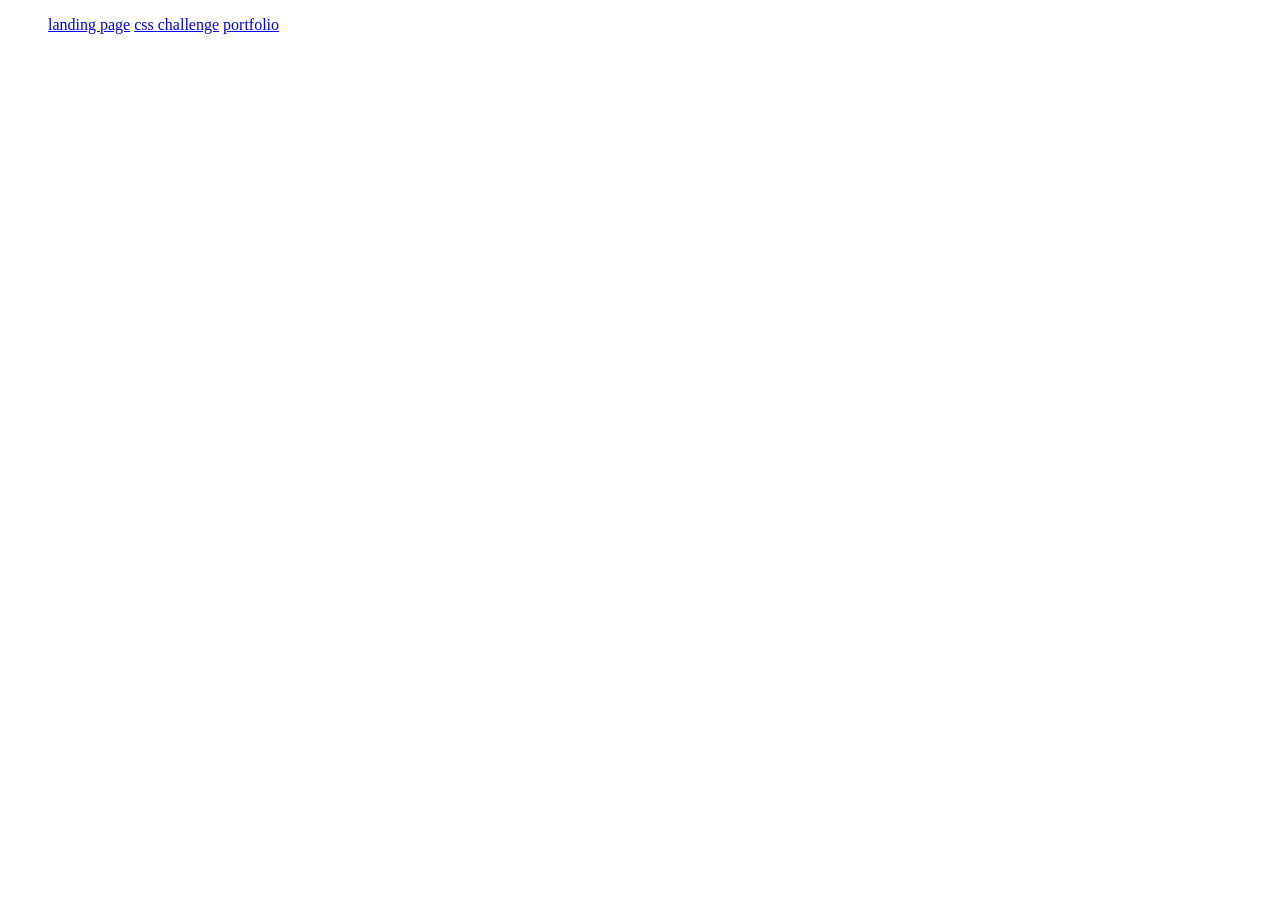
<file: index.html>
<!DOCTYPE html>
<html lang="en">
<head>
    <meta charset="UTF-8">
    <meta name="viewport" content="width=device-width, initial-scale=1.0">
    <title>week 1 project</title>
</head>
<body>
    <ul>
        <a href="Cozy Corner Bookstore/index.html">landing page</a>
        <a href="CSS-Challenges merge/index.html">css challenge</a>
        <a href="portfolio. website/index.html">portfolio</a>
    </ul>
</body>
</html>
</file>
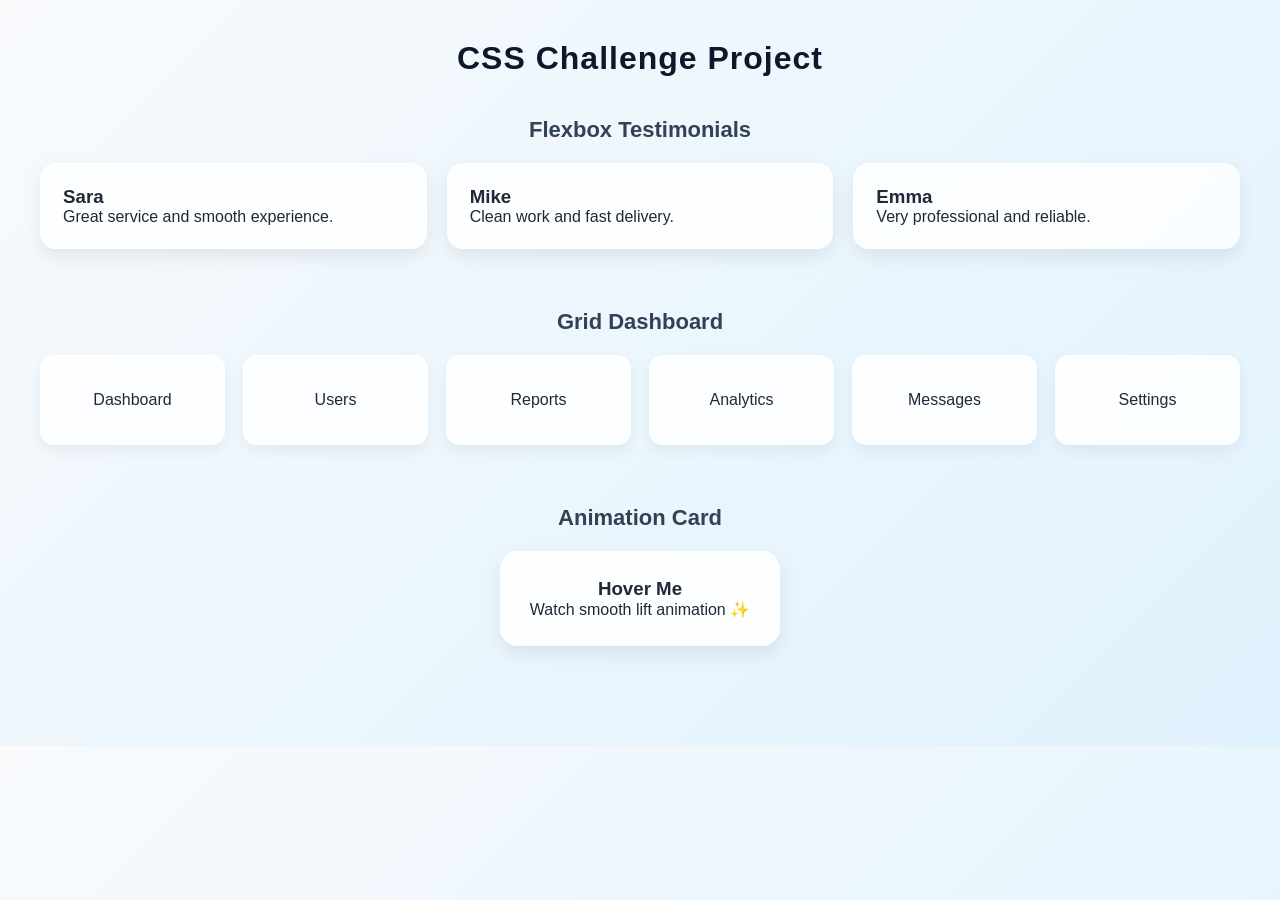
<file: CSS-Challenges merge/index.html>
<!DOCTYPE html>
<html lang="en">
<head>
  <meta charset="UTF-8">
  <meta name="viewport" content="width=device-width, initial-scale=1.0">
  <title>CSS Challenge Project</title>
  <link rel="stylesheet" href="style.css">
</head>
<body>

<h1 class="main-title">CSS Challenge Project</h1>

<!-- 1. FLEXBOX SECTION -->
<section class="section">
  <h2>Flexbox Testimonials</h2>

  <div class="flex-container">

    <div class="card">
      <h3>Sara</h3>
      <p>Great service and smooth experience.</p>
    </div>

    <div class="card">
      <h3>Mike</h3>
      <p>Clean work and fast delivery.</p>
    </div>

    <div class="card">
      <h3>Emma</h3>
      <p>Very professional and reliable.</p>
    </div>

  </div>
</section>

<!-- 2. GRID SECTION -->
<section class="section">
  <h2>Grid Dashboard</h2>

  <div class="grid-container">
    <div class="grid-item">Dashboard</div>
    <div class="grid-item">Users</div>
    <div class="grid-item">Reports</div>
    <div class="grid-item">Analytics</div>
    <div class="grid-item">Messages</div>
    <div class="grid-item">Settings</div>
  </div>
</section>

<!-- 3. ANIMATION SECTION -->
<section class="section">
  <h2>Animation Card</h2>

  <div class="anim-card">
    <h3>Hover Me</h3>
    <p>Watch smooth lift animation ✨</p>
  </div>
</section>

</body>
</html>
</file>
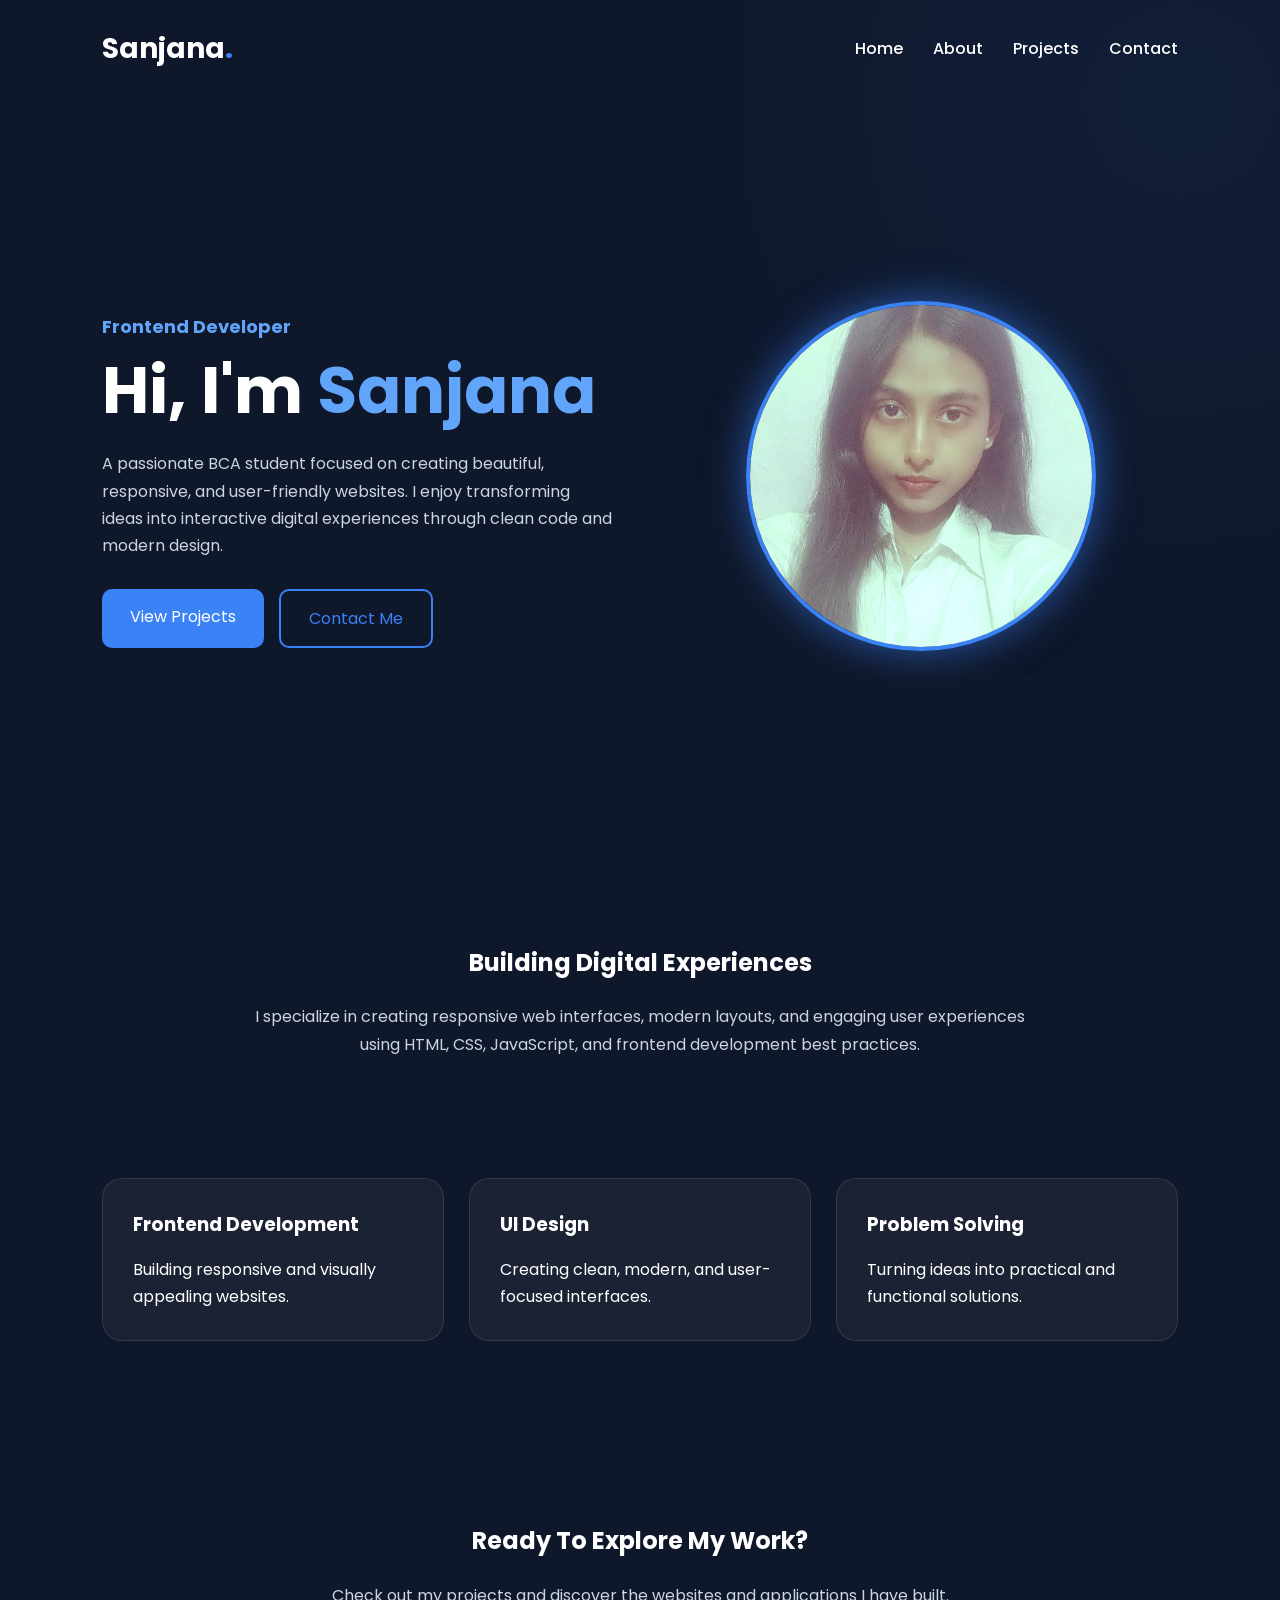
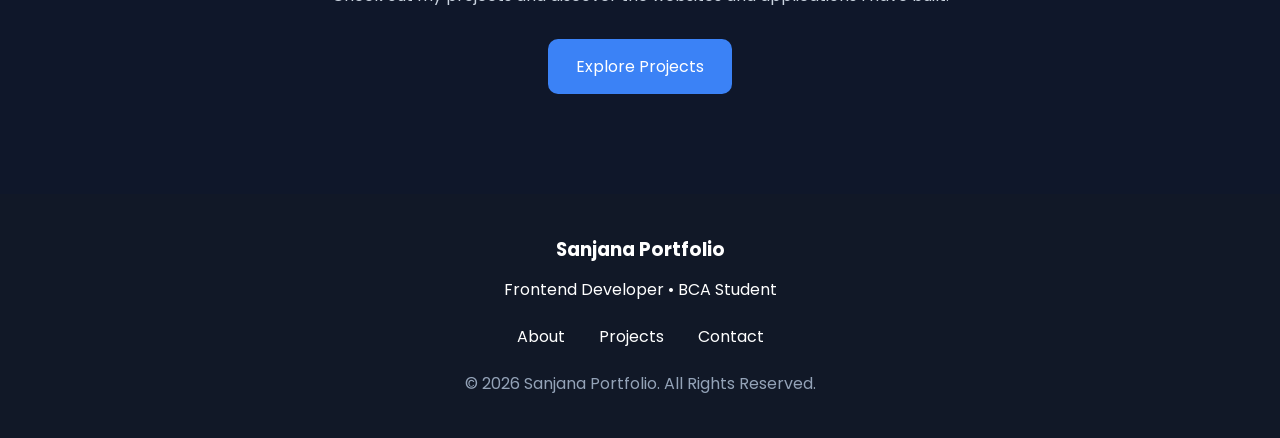
<file: portfolio. website/index.html>
<!DOCTYPE html>
<html lang="en">

<head>
    <meta charset="UTF-8">
    <meta name="viewport" content="width=device-width, initial-scale=1.0">
    <title>Sanjana | Frontend Developer</title>

    <link rel="stylesheet" href="style.css">

    <link href="https://fonts.googleapis.com/css2?family=Poppins:wght@300;400;500;600;700&display=swap" rel="stylesheet">
</head>

<body>

    <!-- Background Glow -->
    <div class="bg-glow"></div>

    <!-- Header -->

    <header>

        <nav class="navbar">

            <div class="logo">
                Sanjana<span>.</span>
            </div>

            <ul class="nav-links">

                <li><a href="index.html">Home</a></li>

                <li><a href="about.html">About</a></li>

                <li><a href="projects.html">Projects</a></li>

                <li><a href="contact.html">Contact</a></li>

            </ul>

        </nav>

    </header>

    <!-- Hero Section -->

    <main>

        <section class="hero">

            <div class="hero-text">

                <h4>Frontend Developer</h4>

                <h1>
                    Hi, I'm <span>Sanjana</span>
                </h1>

                <p>
                    A passionate BCA student focused on creating
                    beautiful, responsive, and user-friendly websites.
                    I enjoy transforming ideas into interactive digital
                    experiences through clean code and modern design.
                </p>

                <div class="hero-buttons">

                    <a href="projects.html" class="btn">
                        View Projects
                    </a>

                    <a href="contact.html" class="btn-outline">
                        Contact Me
                    </a>

                </div>

            </div>

            <div class="hero-image">

                <div class="image-card">

                    <img src="assets/profile.png"
                        alt="Sanjana Profile">

                </div>

            </div>

        </section>

        <!-- Quick Intro -->

        <section class="intro">

            <h2>Building Digital Experiences</h2>

            <p>
                I specialize in creating responsive web interfaces,
                modern layouts, and engaging user experiences using
                HTML, CSS, JavaScript, and frontend development
                best practices.
            </p>

        </section>

        <!-- Highlights -->

        <section class="highlights">

            <div class="highlight-card">

                <h3>Frontend Development</h3>

                <p>
                    Building responsive and visually appealing websites.
                </p>

            </div>

            <div class="highlight-card">

                <h3>UI Design</h3>

                <p>
                    Creating clean, modern, and user-focused interfaces.
                </p>

            </div>

            <div class="highlight-card">

                <h3>Problem Solving</h3>

                <p>
                    Turning ideas into practical and functional solutions.
                </p>

            </div>

        </section>

        <!-- CTA -->

        <section class="cta">

            <h2>
                Ready To Explore My Work?
            </h2>

            <p>
                Check out my projects and discover the websites and
                applications I have built.
            </p>

            <a href="projects.html" class="btn">
                Explore Projects
            </a>

        </section>

    </main>

    <!-- Footer -->

    <footer>

        <div class="footer-content">

            <h3>Sanjana Portfolio</h3>

            <p>
                Frontend Developer • BCA Student
            </p>

            <div class="footer-links">

                <a href="about.html">About</a>

                <a href="projects.html">Projects</a>

                <a href="contact.html">Contact</a>

            </div>

            <p class="copyright">

                © 2026 Sanjana Portfolio.
                All Rights Reserved.

            </p>

        </div>

    </footer>

</body>

</html>
</file>
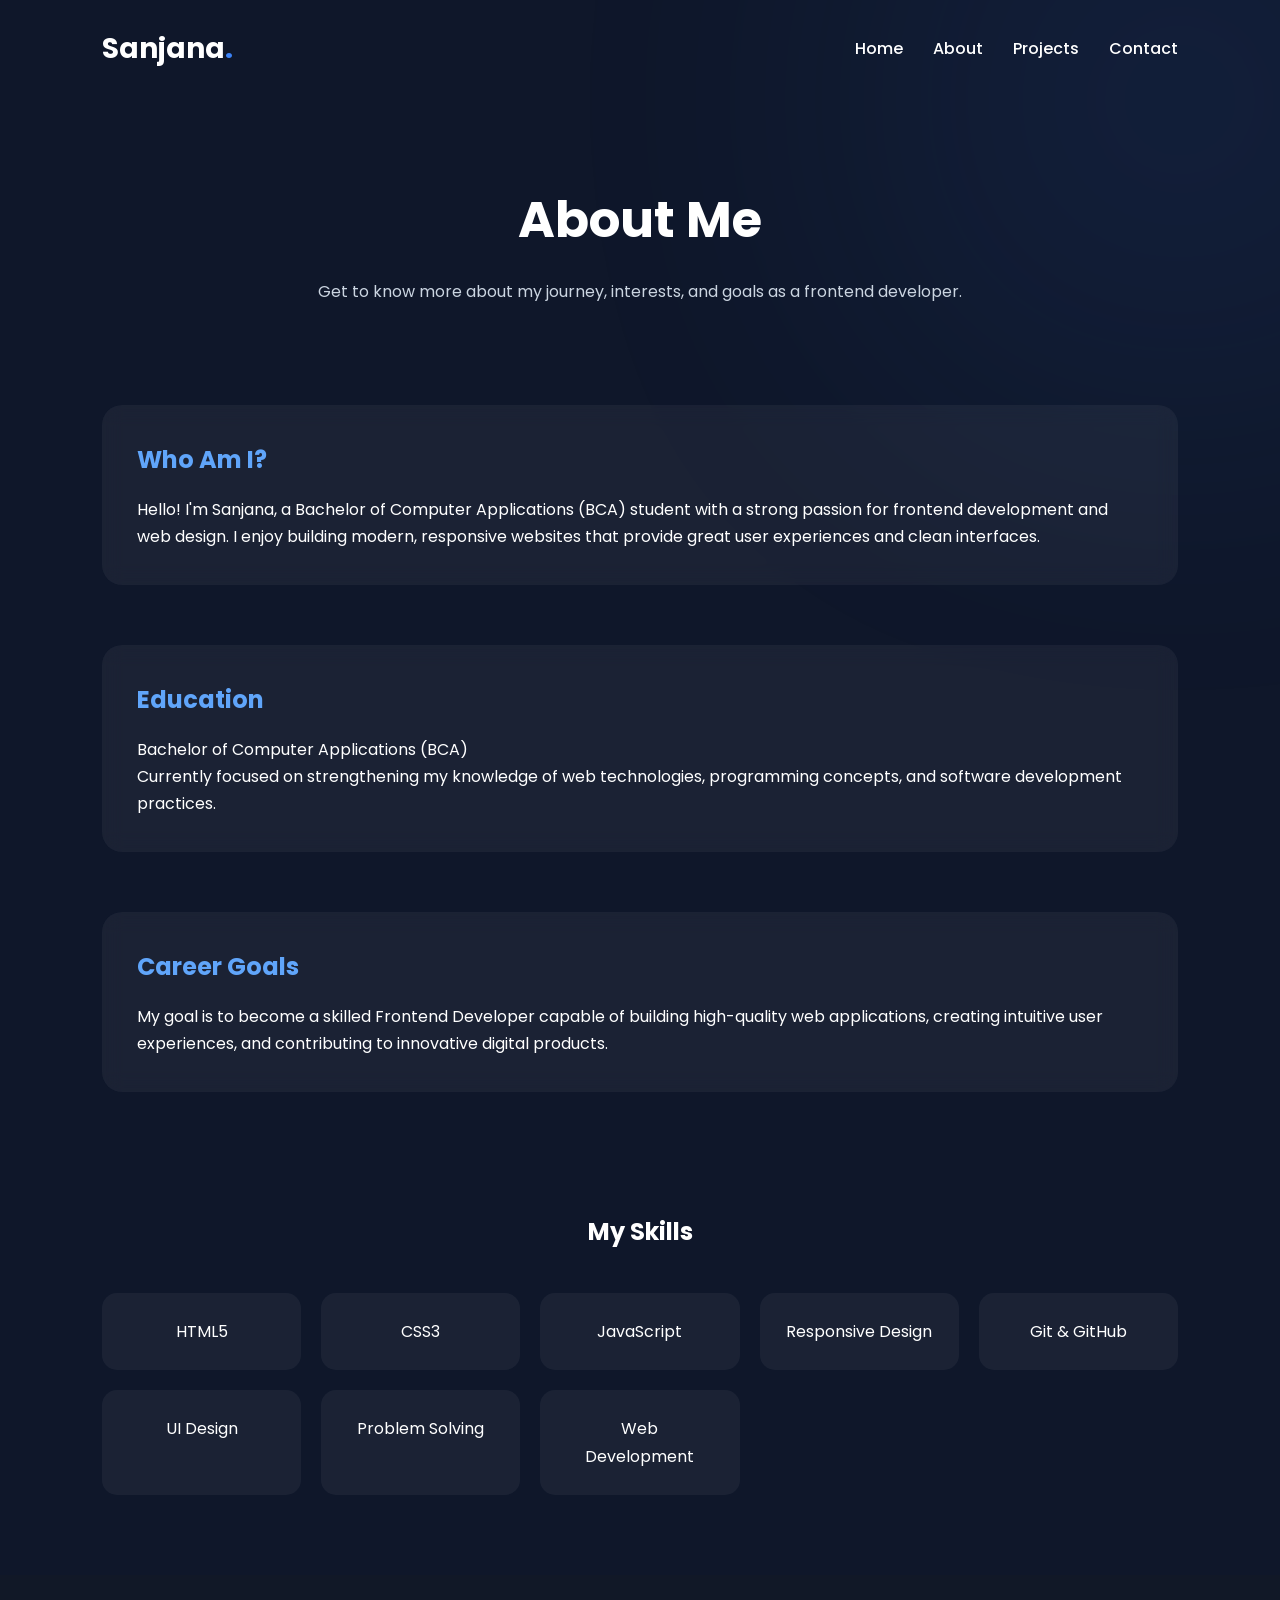
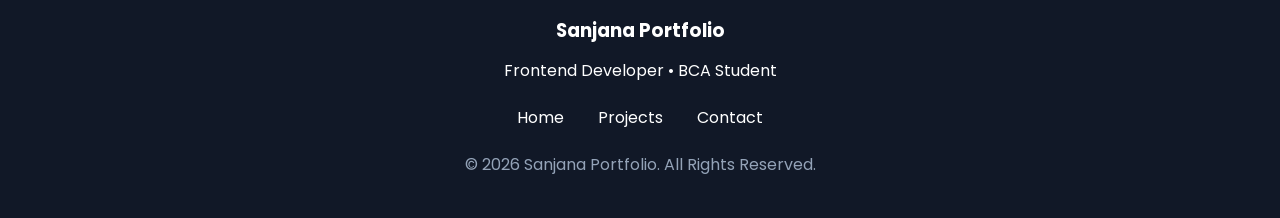
<file: portfolio. website/about.html>
<!DOCTYPE html>
<html lang="en">

<head>

    <meta charset="UTF-8">
    <meta name="viewport" content="width=device-width, initial-scale=1.0">

    <title>About | Sanjana Portfolio</title>

    <link rel="stylesheet" href="style.css">

    <link href="https://fonts.googleapis.com/css2?family=Poppins:wght@300;400;500;600;700&display=swap" rel="stylesheet">

</head>

<body>

    <div class="bg-glow"></div>

    <!-- Header -->

    <header>

        <nav class="navbar">

            <div class="logo">
                Sanjana<span>.</span>
            </div>

            <ul class="nav-links">

                <li><a href="index.html">Home</a></li>

                <li><a href="about.html">About</a></li>

                <li><a href="projects.html">Projects</a></li>

                <li><a href="contact.html">Contact</a></li>

            </ul>

        </nav>

    </header>

    <!-- About Section -->

    <main>

        <section class="page-banner">

            <h1>About Me</h1>

            <p>
                Get to know more about my journey,
                interests, and goals as a frontend developer.
            </p>

        </section>

        <!-- Profile Summary -->

        <section class="about-section">

            <div class="about-card">

                <h2>Who Am I?</h2>

                <p>
                    Hello! I'm Sanjana, a Bachelor of Computer Applications
                    (BCA) student with a strong passion for frontend
                    development and web design.

                    I enjoy building modern, responsive websites that
                    provide great user experiences and clean interfaces.
                </p>

            </div>

        </section>

        <!-- Education -->

        <section class="about-section">

            <div class="about-card">

                <h2>Education</h2>

                <p>
                    Bachelor of Computer Applications (BCA)
                </p>

                <p>
                    Currently focused on strengthening my knowledge of
                    web technologies, programming concepts, and software
                    development practices.
                </p>

            </div>

        </section>

        <!-- Career Goals -->

        <section class="about-section">

            <div class="about-card">

                <h2>Career Goals</h2>

                <p>
                    My goal is to become a skilled Frontend Developer
                    capable of building high-quality web applications,
                    creating intuitive user experiences, and contributing
                    to innovative digital products.
                </p>

            </div>

        </section>

        <!-- Skills -->

        <section class="skills-section">

            <h2>My Skills</h2>

            <div class="skills-grid">

                <div class="skill-card">HTML5</div>

                <div class="skill-card">CSS3</div>

                <div class="skill-card">JavaScript</div>

                <div class="skill-card">Responsive Design</div>

                <div class="skill-card">Git & GitHub</div>

                <div class="skill-card">UI Design</div>

                <div class="skill-card">Problem Solving</div>

                <div class="skill-card">Web Development</div>

            </div>

        </section>

    </main>

    <!-- Footer -->

    <footer>

        <div class="footer-content">

            <h3>Sanjana Portfolio</h3>

            <p>
                Frontend Developer • BCA Student
            </p>

            <div class="footer-links">

                <a href="index.html">Home</a>

                <a href="projects.html">Projects</a>

                <a href="contact.html">Contact</a>

            </div>

            <p class="copyright">

                © 2026 Sanjana Portfolio.
                All Rights Reserved.

            </p>

        </div>

    </footer>

</body>

</html>
</file>
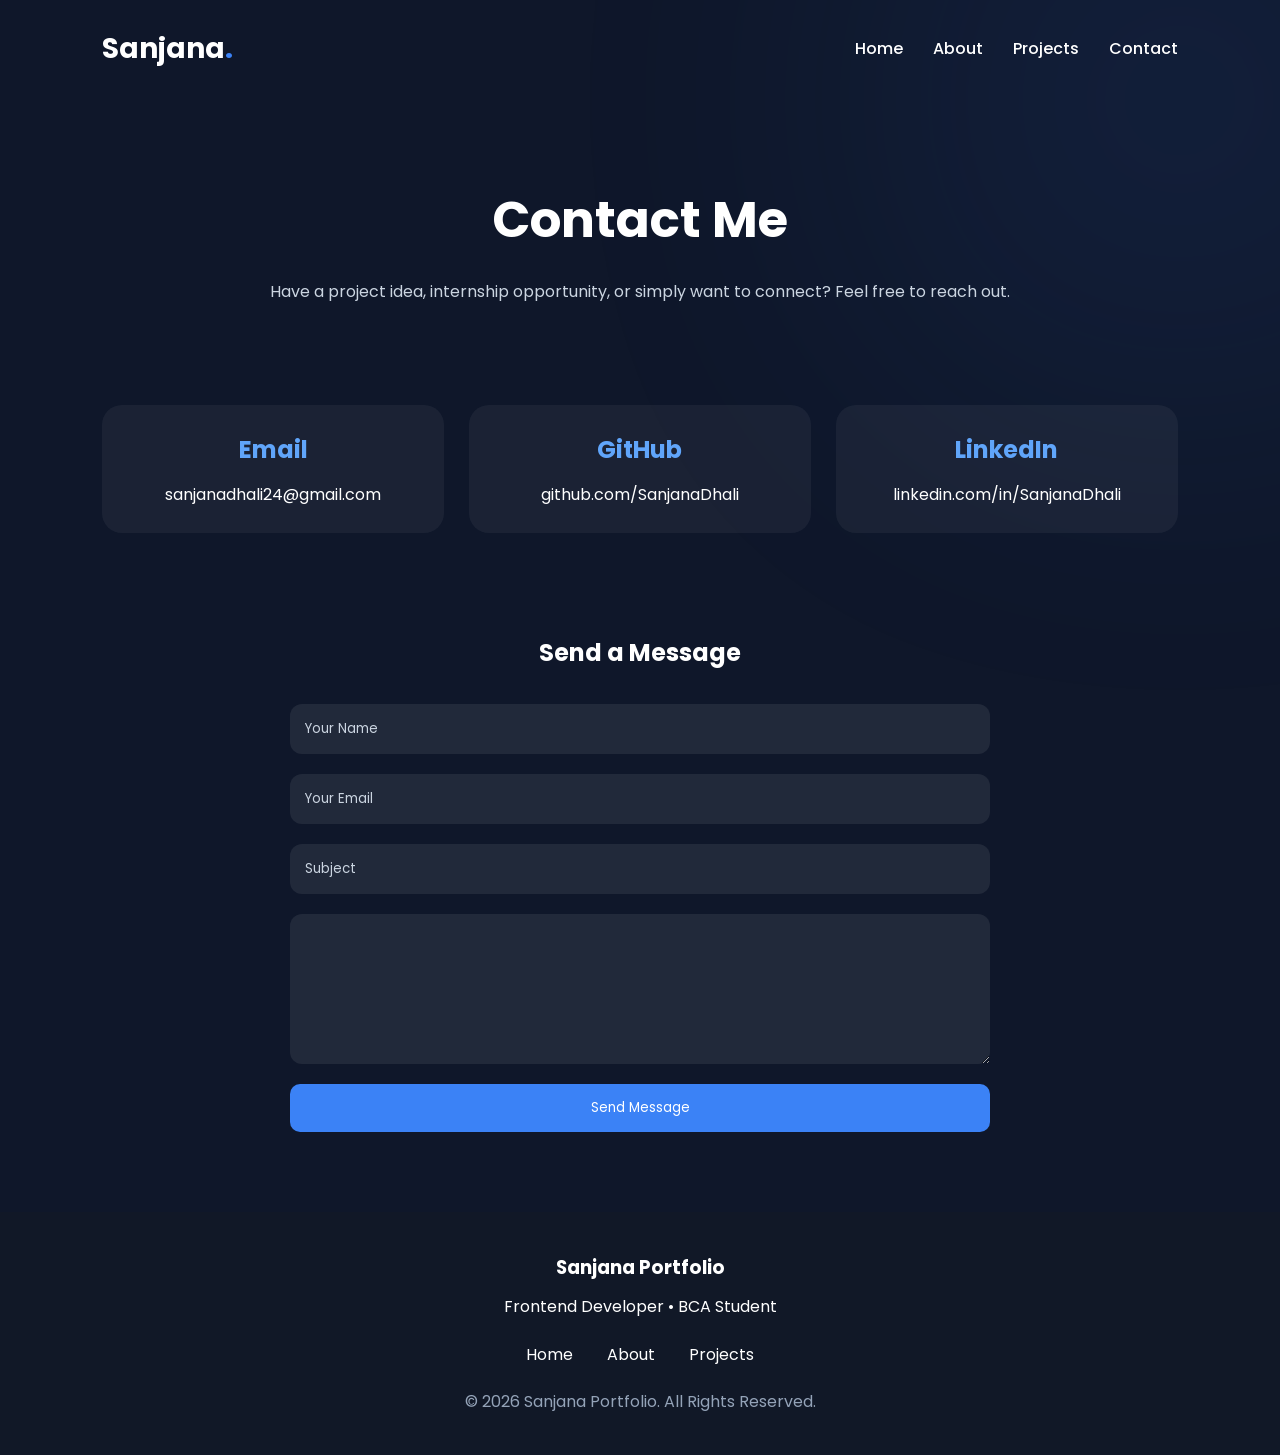
<file: portfolio. website/contact.html>
<!DOCTYPE html>
<html lang="en">

<head>

    <meta charset="UTF-8">
    <meta name="viewport" content="width=device-width, initial-scale=1.0">

    <title>Contact | Sanjana Portfolio</title>

    <link rel="stylesheet" href="style.css">

    <link href="https://fonts.googleapis.com/css2?family=Poppins:wght@300;400;500;600;700&display=swap" rel="stylesheet">

</head>

<body>

    <div class="bg-glow"></div>

    <!-- Header -->

    <header>

        <nav class="navbar">

            <div class="logo">
                Sanjana<span>.</span>
            </div>

            <ul class="nav-links">

                <li><a href="index.html">Home</a></li>

                <li><a href="about.html">About</a></li>

                <li><a href="projects.html">Projects</a></li>

                <li><a href="contact.html">Contact</a></li>

            </ul>

        </nav>

    </header>

    <!-- Contact Banner -->

    <main>

        <section class="page-banner">

            <h1>Contact Me</h1>

            <p>
                Have a project idea, internship opportunity,
                or simply want to connect? Feel free to reach out.
            </p>

        </section>

        <!-- Contact Information -->

        <section class="contact-info">

            <div class="contact-card">

                <h2>Email</h2>

                <p>
                <a
                href="mailto:sanjanadhali24@gmail.com">

                sanjanadhali24@gmail.com
            </a>
                    
                </p>

            </div>

            <div class="contact-card">

                <h2>GitHub</h2>

                <p>
                   
                   <a
                   href="https://github.com/SanjanaDhal"
                   target="_blank">
                 github.com/SanjanaDhali
                 </a>
                </p>

            </div>

            <div class="contact-card">

                <h2>LinkedIn</h2>

                <p>
                    <a
                    href="https://linkedin.com/in/SanjanaDhali"
                     target="_blank">
                    linkedin.com/in/SanjanaDhali</a>
                </p>

            </div>

        </section>

        <!-- Contact Form -->

        <section class="contact-section">

            <h2>Send a Message</h2>

            <form class="contact-form">

                <input
                    type="text"
                    placeholder="Your Name"
                    required>

                <input
                    type="email"
                    placeholder="Your Email"
                    required>

                <input
                    type="text"
                    placeholder="Subject"
                    required>

                <textarea
                    placeholder="Your Message"
                    rows="6"
                    required>
                </textarea>

                <button type="submit" class="btn">
                    Send Message
                </button>

            </form>

        </section>

    </main>

    <!-- Footer -->

    <footer>

        <div class="footer-content">

            <h3>Sanjana Portfolio</h3>

            <p>
                Frontend Developer • BCA Student
            </p>

            <div class="footer-links">

                <a href="index.html">Home</a>

                <a href="about.html">About</a>

                <a href="projects.html">Projects</a>

            </div>

            <p class="copyright">

                © 2026 Sanjana Portfolio.
                All Rights Reserved.

            </p>

        </div>

    </footer>

</body>

</html>
</file>
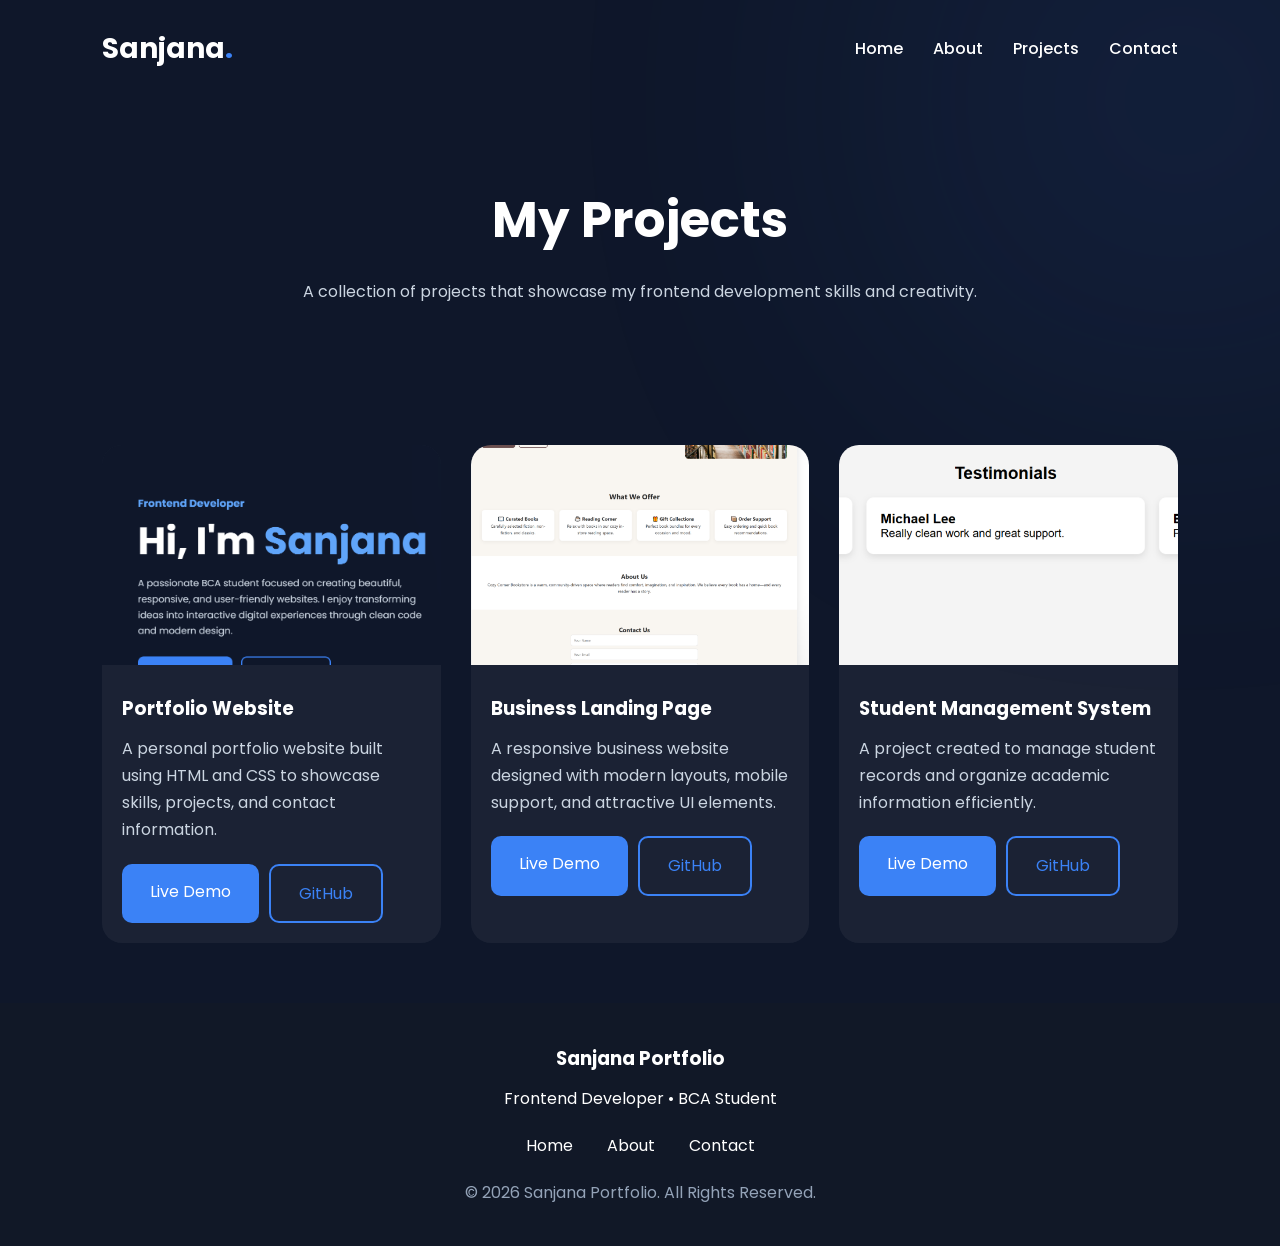
<file: portfolio. website/projects.html>
<!DOCTYPE html>
<html lang="en">

<head>

    <meta charset="UTF-8">
    <meta name="viewport" content="width=device-width, initial-scale=1.0">

    <title>Projects | Sanjana Portfolio</title>

    <link rel="stylesheet" href="style.css">

    <link href="https://fonts.googleapis.com/css2?family=Poppins:wght@300;400;500;600;700&display=swap" rel="stylesheet">

</head>

<body>

    <div class="bg-glow"></div>

    <!-- Header -->

    <header>

        <nav class="navbar">

            <div class="logo">
                Sanjana<span>.</span>
            </div>

            <ul class="nav-links">

                <li><a href="index.html">Home</a></li>

                <li><a href="about.html">About</a></li>

                <li><a href="projects.html">Projects</a></li>

                <li><a href="contact.html">Contact</a></li>

            </ul>

        </nav>

    </header>

    <!-- Page Banner -->

    <main>

        <section class="page-banner">

            <h1>My Projects</h1>

            <p>
                A collection of projects that showcase my
                frontend development skills and creativity.
            </p>

        </section>

        <!-- Projects Grid -->

        <section class="projects-section">

            <div class="projects-grid">

                <!-- Project 1 -->

                <article class="project-card">

                    <img src="assets/project1.png"
                        alt="Portfolio Website">

                    <h3>Portfolio Website</h3>

                    <p>
                        A personal portfolio website built using
                        HTML and CSS to showcase skills, projects,
                        and contact information.
                    </p>

                    <div class="project-buttons">

                        <a href="#" class="btn">
                            Live Demo
                        </a>

                        <a href="#" class="btn-outline">
                            GitHub
                        </a>

                    </div>

                </article>

                <!-- Project 2 -->

                <article class="project-card">

                    <img src="assets/project2.png"
                        alt="Business Landing Page">

                    <h3>Business Landing Page</h3>

                    <p>
                        A responsive business website designed
                        with modern layouts, mobile support,
                        and attractive UI elements.
                    </p>

                    <div class="project-buttons">

                        <a href="#" class="btn">
                            Live Demo
                        </a>

                        <a href="#" class="btn-outline">
                            GitHub
                        </a>

                    </div>

                </article>

                <!-- Project 3 -->

                <article class="project-card">

                    <img src="assets/project3.png"
                        alt="Student Management System">

                    <h3>Student Management System</h3>

                    <p>
                        A project created to manage student
                        records and organize academic
                        information efficiently.
                    </p>

                    <div class="project-buttons">

                        <a href="#" class="btn">
                            Live Demo
                        </a>

                        <a href="#" class="btn-outline">
                            GitHub
                        </a>

                    </div>

                </article>

            </div>

        </section>

    </main>

    <!-- Footer -->

    <footer>

        <div class="footer-content">

            <h3>Sanjana Portfolio</h3>

            <p>
                Frontend Developer • BCA Student
            </p>

            <div class="footer-links">

                <a href="index.html">Home</a>

                <a href="about.html">About</a>

                <a href="contact.html">Contact</a>

            </div>

            <p class="copyright">

                © 2026 Sanjana Portfolio.
                All Rights Reserved.

            </p>

        </div>

    </footer>

</body>

</html>
</file>
<file: CSS-Challenges merge/style.css>
* {
  margin: 0;
  padding: 0;
  box-sizing: border-box;
  font-family: "Segoe UI", sans-serif;
}

body {
  background: linear-gradient(135deg, #f8fafc, #e0f2fe);
  padding: 40px;
  color: #1f2937;
}

.main-title {
  text-align: center;
  font-size: 32px;
  margin-bottom: 40px;
  letter-spacing: 1px;
  color: #0f172a;
}

/* SECTION WRAPPER */
.section {
  margin-bottom: 60px;
}

.section h2 {
  text-align: center;
  margin-bottom: 20px;
  font-size: 22px;
  color: #334155;
}

/* ================= FLEXBOX ================= */

.flex-container {
  display: flex;
  justify-content: center;
  gap: 20px;
  flex-wrap: wrap;
}

.card {
  flex: 1 1 260px;
  background: rgba(255, 255, 255, 0.8);
  backdrop-filter: blur(10px);
  padding: 22px;
  border-radius: 16px;
  border: 1px solid rgba(255,255,255,0.4);
  box-shadow: 0 8px 20px rgba(0,0,0,0.08);
  transition: all 0.3s ease;
}

.card:hover {
  transform: translateY(-10px) scale(1.02);
  box-shadow: 0 15px 30px rgba(0,0,0,0.12);
}

/* ================= GRID ================= */

.grid-container {
  display: grid;
  grid-template-columns: repeat(auto-fit, minmax(160px, 1fr));
  gap: 18px;
}

.grid-item {
  background: rgba(255,255,255,0.85);
  padding: 35px 20px;
  text-align: center;
  border-radius: 14px;
  border: 1px solid rgba(255,255,255,0.5);
  box-shadow: 0 6px 15px rgba(0,0,0,0.06);
  transition: all 0.3s ease;
}

.grid-item:hover {
  transform: translateY(-6px);
  background: white;
}

/* ================= ANIMATION CARD ================= */

.anim-card {
  width: 280px;
  margin: auto;
  background: rgba(255,255,255,0.85);
  padding: 26px;
  border-radius: 18px;
  text-align: center;
  border: 1px solid rgba(255,255,255,0.4);
  box-shadow: 0 8px 20px rgba(0,0,0,0.08);
  transition: all 0.3s ease;
}

.anim-card:hover {
  transform: translateY(-12px) rotate(1deg);
  box-shadow: 0 18px 35px rgba(0,0,0,0.15);
}
</file>
<file: portfolio. website/style.css>
/* =========================
   GOOGLE FONT RESET
========================= */

*{
    margin:0;
    padding:0;
    box-sizing:border-box;
    font-family:'Poppins',sans-serif;
}

html{
    scroll-behavior:smooth;
}

body{
    background:#0f172a;
    color:white;
    overflow-x:hidden;
    line-height:1.7;
}

/* =========================
   GLOW BACKGROUND
========================= */

.bg-glow{
    position:fixed;
    width:500px;
    height:500px;
    background:#3b82f6;
    border-radius:50%;
    filter:blur(180px);
    opacity:0.15;
    top:-150px;
    right:-150px;
    z-index:-1;
}

/* =========================
   NAVBAR
========================= */

.navbar{
    display:flex;
    justify-content:space-between;
    align-items:center;
    padding:25px 8%;
}

.logo{
    font-size:28px;
    font-weight:700;
}

.logo span{
    color:#3b82f6;
}

.nav-links{
    display:flex;
    gap:30px;
    list-style:none;
}

.nav-links a{
    text-decoration:none;
    color:white;
    font-weight:500;
    position:relative;
    transition:0.3s;
}

.nav-links a::after{
    content:"";
    position:absolute;
    left:0;
    bottom:-5px;
    width:0;
    height:2px;
    background:#3b82f6;
    transition:0.3s;
}

.nav-links a:hover::after{
    width:100%;
}

.nav-links a:hover{
    color:#3b82f6;
}

/* =========================
   HERO SECTION
========================= */

.hero{
    min-height:85vh;
    display:flex;
    justify-content:space-between;
    align-items:center;
    gap:50px;
    padding:60px 8%;
}

.hero-text{
    flex:1;
}

.hero-text h4{
    color:#60a5fa;
    margin-bottom:10px;
    font-size:18px;
}

.hero-text h1{
    font-size:65px;
    line-height:1.2;
    margin-bottom:20px;
}

.hero-text span{
    color:#60a5fa;
}

.hero-text p{
    color:#cbd5e1;
    max-width:600px;
    margin-bottom:30px;
}

.hero-image{
    flex:1;
    display:flex;
    justify-content:center;
}

.image-card img{
    width:350px;
    height:350px;
    object-fit:cover;
    border-radius:50%;
    border:4px solid #3b82f6;
    box-shadow:0 0 40px rgba(59,130,246,0.6);
    transition:0.4s;
}

.image-card img:hover{
    transform:scale(1.05);
}

/* =========================
   BUTTONS
========================= */

.hero-buttons{
    display:flex;
    gap:15px;
    flex-wrap:wrap;
}

.btn{
    display:inline-block;
    padding:14px 28px;
    background:#3b82f6;
    color:white;
    text-decoration:none;
    border-radius:10px;
    transition:0.3s;
    border:none;
    cursor:pointer;
}

.btn:hover{
    transform:translateY(-5px);
    box-shadow:0 0 25px rgba(59,130,246,0.6);
}

.btn-outline{
    display:inline-block;
    padding:14px 28px;
    border:2px solid #3b82f6;
    color:#3b82f6;
    text-decoration:none;
    border-radius:10px;
    transition:0.3s;
}

.btn-outline:hover{
    background:#3b82f6;
    color:white;
}

/* =========================
   PAGE BANNER
========================= */

.page-banner{
    text-align:center;
    padding:80px 8%;
}

.page-banner h1{
    font-size:50px;
    margin-bottom:15px;
}

.page-banner p{
    color:#cbd5e1;
}

/* =========================
   INTRO SECTION
========================= */

.intro{
    text-align:center;
    padding:80px 8%;
}

.intro h2{
    margin-bottom:20px;
}

.intro p{
    max-width:800px;
    margin:auto;
    color:#cbd5e1;
}

/* =========================
   HIGHLIGHT CARDS
========================= */

.highlights{
    display:grid;
    grid-template-columns:repeat(auto-fit,minmax(250px,1fr));
    gap:25px;
    padding:40px 8% 80px;
}

.highlight-card{
    background:rgba(255,255,255,0.05);
    backdrop-filter:blur(10px);
    border:1px solid rgba(255,255,255,0.1);
    border-radius:20px;
    padding:30px;
    transition:0.4s;
}

.highlight-card:hover{
    transform:translateY(-10px);
    box-shadow:0 0 30px rgba(59,130,246,0.4);
}

.highlight-card h3{
    margin-bottom:15px;
}

/* =========================
   ABOUT CARDS
========================= */

.about-section{
    padding:20px 8%;
}

.about-card{
    background:rgba(255,255,255,0.05);
    backdrop-filter:blur(10px);
    border-radius:20px;
    padding:35px;
    margin-bottom:20px;
}

.about-card h2{
    margin-bottom:15px;
    color:#60a5fa;
}

/* =========================
   SKILLS
========================= */

.skills-section{
    padding:80px 8%;
}

.skills-section h2{
    text-align:center;
    margin-bottom:40px;
}

.skills-grid{
    display:grid;
    grid-template-columns:repeat(auto-fit,minmax(180px,1fr));
    gap:20px;
}

.skill-card{
    background:rgba(255,255,255,0.05);
    border-radius:15px;
    padding:25px;
    text-align:center;
    transition:0.3s;
}

.skill-card:hover{
    transform:translateY(-8px);
    box-shadow:0 0 20px rgba(59,130,246,0.5);
}

/* =========================
   PROJECTS
========================= */

.projects-section{
    padding:60px 8%;
}

.projects-grid{
    display:grid;
    grid-template-columns:repeat(auto-fit,minmax(300px,1fr));
    gap:30px;
}

.project-card{
    background:rgba(255,255,255,0.05);
    border-radius:20px;
    overflow:hidden;
    transition:0.4s;
}

.project-card:hover{
    transform:translateY(-10px);
    box-shadow:0 0 25px rgba(59,130,246,0.4);
}

.project-card img{
    width:100%;
    height:220px;
    object-fit:cover;
}

.project-card h3{
    padding:20px 20px 10px;
}

.project-card p{
    padding:0 20px;
    color:#cbd5e1;
}

.project-buttons{
    padding:20px;
    display:flex;
    gap:10px;
    flex-wrap:wrap;
}

/* =========================
   CONTACT
========================= */

.contact-info{
    display:grid;
    grid-template-columns:repeat(auto-fit,minmax(250px,1fr));
    gap:25px;
    padding:20px 8%;
}

.contact-card{
    background:rgba(255,255,255,0.05);
    padding:25px;
    border-radius:20px;
    text-align:center;
}

.contact-card h2{
    color:#60a5fa;
    margin-bottom:10px;
}

.contact-section{
    padding:80px 8%;
}

.contact-section h2{
    text-align:center;
    margin-bottom:30px;
}

.contact-form{
    max-width:700px;
    margin:auto;
    display:flex;
    flex-direction:column;
    gap:20px;
}

.contact-form input,
.contact-form textarea{
    padding:15px;
    border:none;
    border-radius:12px;
    background:rgba(255,255,255,0.08);
    color:white;
    outline:none;
}

.contact-form input::placeholder,
.contact-form textarea::placeholder{
    color:#cbd5e1;
}

/* =========================
   CTA
========================= */

.cta{
    text-align:center;
    padding:100px 8%;
}

.cta h2{
    margin-bottom:20px;
}

.cta p{
    color:#cbd5e1;
    margin-bottom:30px;
}

/* =========================
   FOOTER
========================= */

footer{
    background:#111827;
    padding:40px 8%;
    text-align:center;
}

.footer-content h3{
    margin-bottom:10px;
}

.footer-links{
    margin:20px 0;
}

.footer-links a{
    text-decoration:none;
    color:white;
    margin:0 15px;
}

.footer-links a:hover{
    color:#60a5fa;
}

.copyright{
    color:#94a3b8;
}

/* =========================
   MOBILE RESPONSIVE
========================= */

@media(max-width:768px){

    .hero{
        flex-direction:column-reverse;
        text-align:center;
    }

    .hero-text h1{
        font-size:42px;
    }

    .image-card img{
        width:250px;
        height:250px;
    }

    .navbar{
        flex-direction:column;
        gap:20px;
    }

    .nav-links{
        flex-wrap:wrap;
        justify-content:center;
    }

    .hero-buttons{
        justify-content:center;
    }

    .page-banner h1{
        font-size:36px;
    }

}

.contact-card a{
    color:white;
    text-decoration:none;
}

.contact-card a:hover{
    color:#60a5fa;
}
</file>
